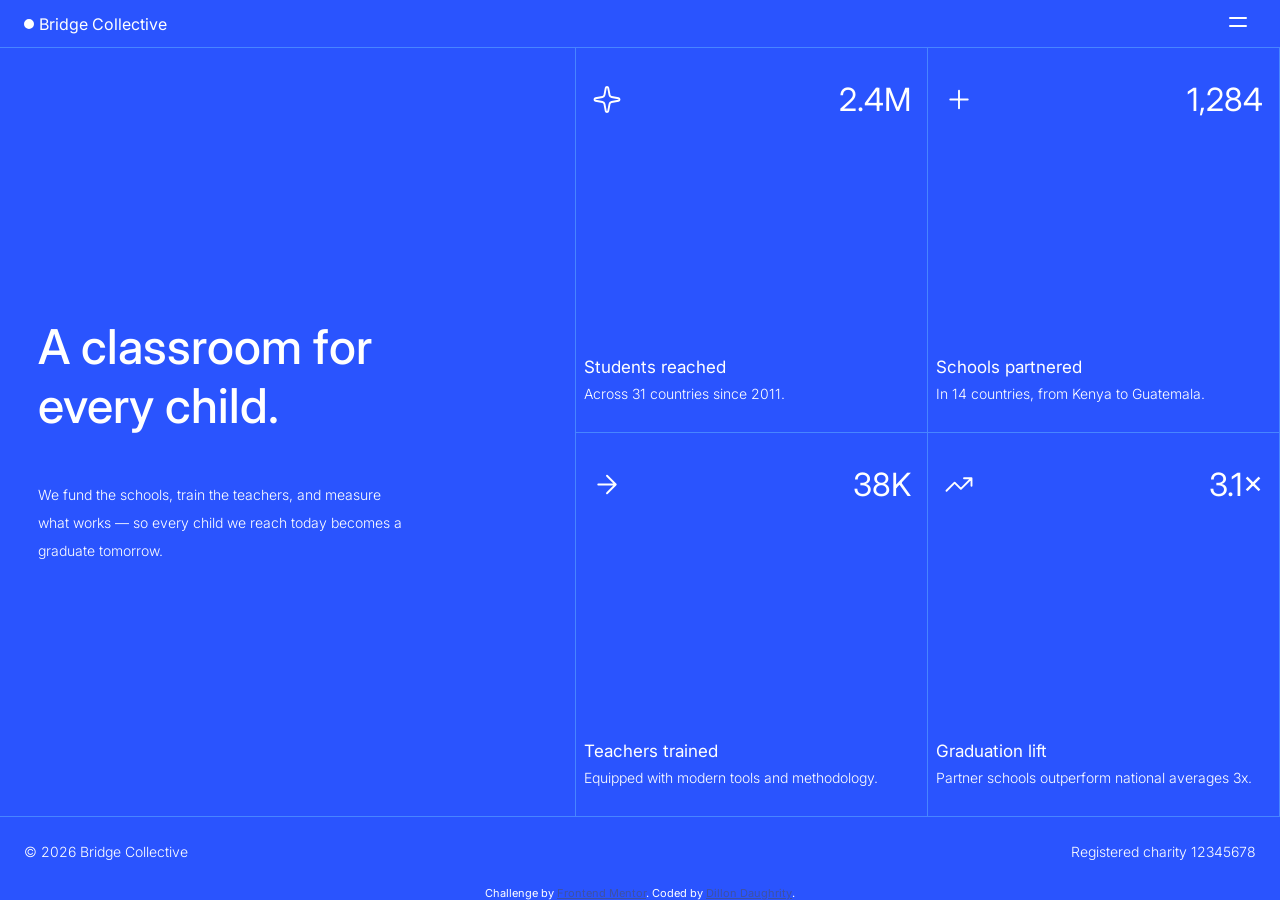
<file: flex/index.html>
<!doctype html>
<html lang="en">
  <head>
    <meta charset="UTF-8" />
    <meta name="viewport" content="width=device-width, initial-scale=1.0" />
    <!-- displays site properly based on user's device -->

    <link
      rel="icon"
      type="image/png"
      sizes="32x32"
      href="../assets/images/favicon-32x32.png"
    />

    <title>Frontend Mentor | Grid landing page</title>

    <link rel="stylesheet" href="styles.css" />

    <!-- Feel free to remove these styles or customise in your own stylesheet 👍 -->
    <style>
      .attribution {
        font-size: 11px;
        text-align: center;
      }
      .attribution a {
        color: hsl(228, 45%, 44%);
      }
    </style>

    <link rel="preconnect" href="https://fonts.googleapis.com" />
    <link rel="preconnect" href="https://fonts.gstatic.com" crossorigin />
    <link
      href="https://fonts.googleapis.com/css2?family=Inter:ital,opsz,wght@0,14..32,100..900;1,14..32,100..900&display=swap"
      rel="stylesheet"
    />
  </head>
  <body>
    <div class="page">
      <!-- Nav -->
      <header>
        <span><div class="circle"></div><a href="#"> Bridge Collective </a></span>

        <nav>
          <button
            type="button"
            class="hamburger-button"
            popovertarget="nav-menu"
            popovertargetaction="toggle"
          >
            <img src="../assets/images/icon-menu.svg" alt="" />
          </button>

          <button type="button" class="close-button">
            <img src="../assets/images/icon-close.svg" alt="" />
          </button>

          <!-- Menu panel — hidden until the hamburger is activated -->
          <div id="nav-menu" popover>
            <ul>
              <li><a href="">About</a></li>
              <li><a href="">Our Work</a></li>
              <li><a href="">Partners</a></li>
              <li><a href="">Annual Report</a></li>
              <li><a href="">Donate</a></li>
            </ul>
          </div>
        </nav>
      </header>

      <main>
        <!-- Hero -->
        <div class="left">
          <h1>A classroom for every child.</h1>

          <p>
            We fund the schools, train the teachers, and measure what works — so
            every child we reach today becomes a graduate tomorrow.
          </p>
        </div>

        <!-- Stats -->
        <div class="right">
          <div class="stat-box">
            <div class="stat-top">
              <img src="../assets/images/icon-sparkle.svg" alt="" />
              <p class="number">2.4M</p>
            </div>

            <div class="stat-bottom">
              <h2>Students reached</h2>
              <p>Across 31 countries since 2011.</p>
            </div>
          </div>

          <div class="stat-box">
            <div class="stat-top">
              <img src="../assets/images/icon-plus.svg" alt="" />
              <p class="number">1,284</p>
            </div>

            <div class="stat-bottom">
              <h2>Schools partnered</h2>
              <p>In 14 countries, from Kenya to Guatemala.</p>
            </div>
          </div>

          <div class="stat-box">
            <div class="stat-top">
              <img src="../assets/images/icon-arrow-right.svg" alt="" />
              <p class="number">38K</p>
            </div>

            <div class="stat-bottom">
              <h2>Teachers trained</h2>
              <p>Equipped with modern tools and methodology.</p>
            </div>
          </div>

          <div class="stat-box">
            <div class="stat-top">
              <img src="../assets/images/icon-trending-up.svg" alt="" />
              <p class="number">3.1×</p>
            </div>

            <div class="stat-bottom">
              <h2>Graduation lift</h2>
              <p>Partner schools outperform national averages 3x.</p>
            </div>
          </div>
        </div>
      </main>

      <!-- Footer -->

      <footer>
        <a href="#">© 2026 Bridge Collective</a>
        <p>Registered charity 12345678</p>
      </footer>

      <div class="attribution">
        Challenge by
        <a href="https://www.frontendmentor.io?ref=challenge">Frontend Mentor</a>. 
        Coded by <a href="#">Dillon Daughrity</a>.
      </div>
    </div>
  </body>
</html>
</file>
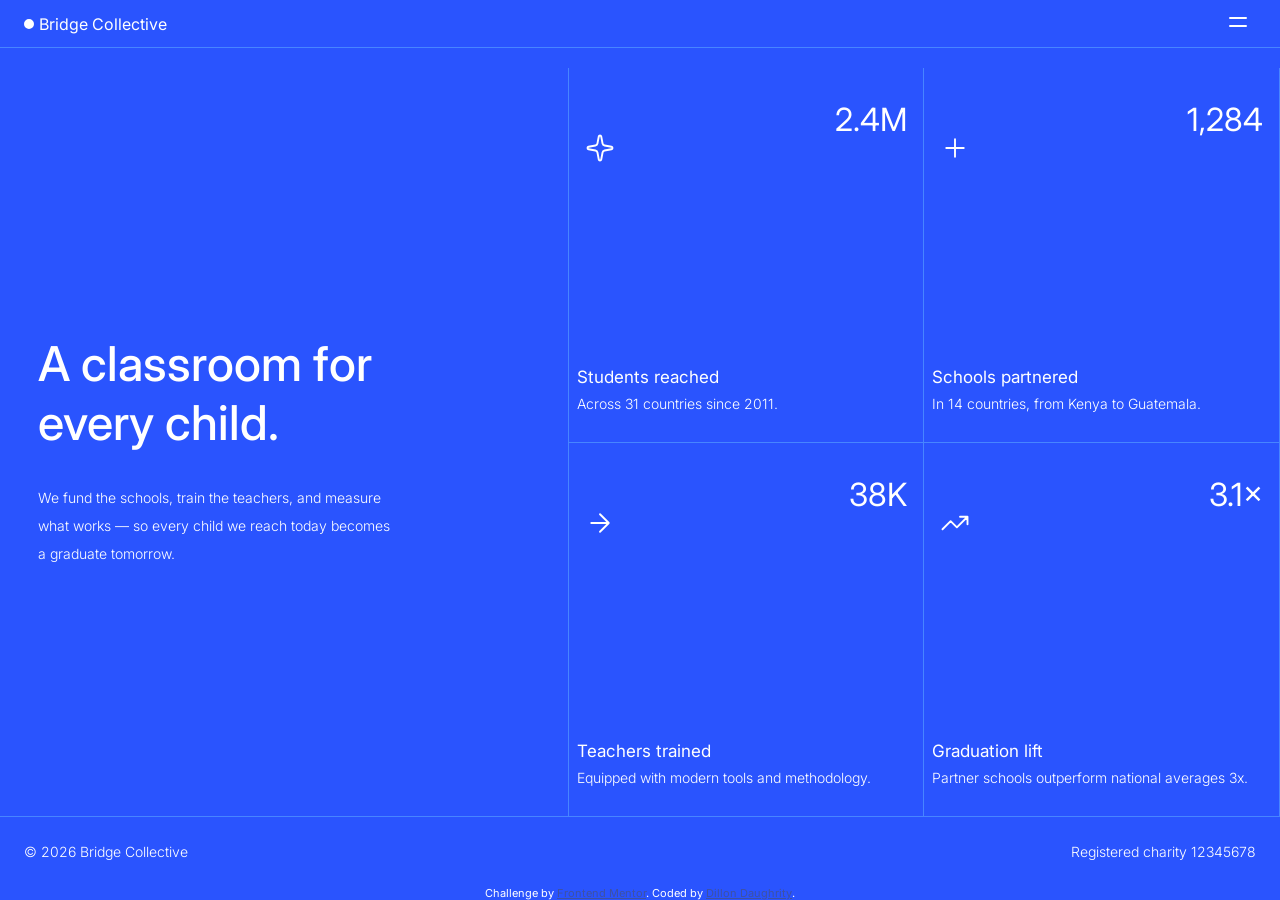
<file: grid/index.html>
<!doctype html>
<html lang="en">
  <head>
    <meta charset="UTF-8" />
    <meta name="viewport" content="width=device-width, initial-scale=1.0" />
    <!-- displays site properly based on user's device -->

    <link
      rel="icon"
      type="image/png"
      sizes="32x32"
      href="../assets/images/favicon-32x32.png"
    />

    <title>Frontend Mentor | Grid landing page</title>

    <link rel="stylesheet" href="styles.css" />

    <!-- Feel free to remove these styles or customise in your own stylesheet 👍 -->
    <style>
      .attribution {
        font-size: 11px;
        text-align: center;
      }
      .attribution a {
        color: hsl(228, 45%, 44%);
      }
    </style>

    <link rel="preconnect" href="https://fonts.googleapis.com" />
    <link rel="preconnect" href="https://fonts.gstatic.com" crossorigin />
    <link
      href="https://fonts.googleapis.com/css2?family=Inter:ital,opsz,wght@0,14..32,100..900;1,14..32,100..900&display=swap"
      rel="stylesheet"
    />
  </head>
  <body>
    <div class="page">
      <!-- Nav -->
      <header>
        <span><div class="circle"></div><a href="#"> Bridge Collective </a></span>

        <nav>
          <button
            type="button"
            class="hamburger-button"
            popovertarget="nav-menu"
            popovertargetaction="toggle"
          >
            <img src="../assets/images/icon-menu.svg" alt="" />
          </button>

          <button type="button" class="close-button">
            <img src="../assets/images/icon-close.svg" alt="" />
          </button>

          <!-- Menu panel — hidden until the hamburger is activated -->
          <div id="nav-menu" popover>
            <ul>
              <li><a href="">About</a></li>
              <li><a href="">Our Work</a></li>
              <li><a href="">Partners</a></li>
              <li><a href="">Annual Report</a></li>
              <li><a href="">Donate</a></li>
            </ul>
          </div>
        </nav>
      </header>

      <main>
        <!-- Hero -->
        <div class="left">
          <div>
            <h1>A classroom for every child.</h1>

            <p>
              We fund the schools, train the teachers, and measure what works — so
              every child we reach today becomes a graduate tomorrow.
            </p>
          </div>
        </div>

        <!-- Stats -->
        <div class="right">
          <div class="stat-box">
            <div class="stat-top">
              <img src="../assets/images/icon-sparkle.svg" alt="" />
              <p class="number">2.4M</p>
            </div>

            <div class="stat-bottom">
              <h2>Students reached</h2>
              <p>Across 31 countries since 2011.</p>
            </div>
          </div>

          <div class="stat-box">
            <div class="stat-top">
              <img src="../assets/images/icon-plus.svg" alt="" />
              <p class="number">1,284</p>
            </div>

            <div class="stat-bottom">
              <h2>Schools partnered</h2>
              <p>In 14 countries, from Kenya to Guatemala.</p>
            </div>
          </div>

          <div class="stat-box">
            <div class="stat-top">
              <img src="../assets/images/icon-arrow-right.svg" alt="" />
              <p class="number">38K</p>
            </div>

            <div class="stat-bottom">
              <h2>Teachers trained</h2>
              <p>Equipped with modern tools and methodology.</p>
            </div>
          </div>

          <div class="stat-box">
            <div class="stat-top">
              <img src="../assets/images/icon-trending-up.svg" alt="" />
              <p class="number">3.1×</p>
            </div>

            <div class="stat-bottom">
              <h2>Graduation lift</h2>
              <p>Partner schools outperform national averages 3x.</p>
            </div>
          </div>
        </div>
      </main>

      <!-- Footer -->

      <footer>
        <a href="#">© 2026 Bridge Collective</a>
        <p>Registered charity 12345678</p>
      </footer>

      <div class="attribution">
        Challenge by
        <a href="https://www.frontendmentor.io?ref=challenge">Frontend Mentor</a>. 
        Coded by <a href="#">Dillon Daughrity</a>.
      </div>
    </div>
  </body>
</html>
</file>
<file: flex/styles.css>
* {
  box-sizing: border-box;
  color: white;
  font-family: "Inter", sans-serif;
}

html,
body {
  margin: 0;
  padding: 0;
  height: 100%;
  background-color: hsl(228, 99%, 58%);
}

body header {
  background-color: hsl(228, 99%, 58%);
}

body #nav-menu {
  background-color: hsl(228, 99%, 58%);
}

.hamburger-button {
  cursor: pointer;
  background-color: hsl(228, 99%, 58%);
  border: 0;
}

header :has(#nav-menu:popover-open) .hamburger-button {
  display: none;
}

.close-button {
  cursor: pointer;
  display: none;
  background-color: hsl(228, 99%, 58%);
  border: 0;
}

header :has(#nav-menu:popover-open) .close-button {
  display: block;
}

.circle {
  height: 1px;
  width: 1px;
  border: 5px solid white;
  border-radius: 50%;
}

#nav-menu {
  font-weight: 600;
  font-size: 2rem;
  text-align: right;
  position: fixed;
  left: auto;
  right: 0;
  border: none;
  min-height: 100vh;
  margin-top: 3rem;
  min-width: 28vw;
}

#nav-menu ul {
  display: flex;
  margin: 0;
  padding: 5rem 1.5rem 1.5rem;
  flex-direction: column;
  gap: 1rem;
  list-style: none;
  width: 300px;
}

#nav-menu ul li a:hover {
  text-decoration: underline;
}

#nav-menu::backdrop {
  margin-top: 3rem;
  background: rgb(0 0 0 / 0.25);
}

.page {
  display: flex;
  flex-direction: column;
  min-height: 100vh;
}

header {
  position: sticky;
  top: 0;
  height: 3rem;
  padding: 12px 24px;
  display: flex;
  justify-content: space-between;
  align-items: center;
  flex-grow: 0;
  border-bottom: 1px solid hsl(220, 100%, 64%);
}

header span {
  display: flex;
  align-items: center;
  gap: 5px;
}

header a {
  text-decoration: none;
}

main {
  display: flex;
  flex-grow: 1;
}

main .left {
  display: flex;
  flex-direction: column;
  justify-content: center;
  width: 45%;
  padding-left: 3vw;
  padding-right: 13vw;
  border-right: 1px solid hsl(220, 100%, 64%);
  border-bottom: 1px solid hsl(220, 100%, 64%);;
}

.left h1 {
  font-size: 3rem;
  font-weight: 500;
}

.left p {
  font-size: 14px;
  font-weight: 300;
  line-height: 2;
}

main .right {
  display: flex;
  flex-wrap: wrap;
  width: 55%;
}

.stat-box {
  width: 50%;
  display: flex;
  flex-direction: column;
  justify-content: space-between;
  border-right: 1px solid hsl(220, 100%, 64%);
  border-bottom: 1px solid hsl(220, 100%, 64%);
}

.stat-box:hover {
  cursor: pointer;
  background-color: hsl(228, 100%, 60%);
}

.stat-top {
  padding-inline: 1rem;
  display: flex;
  justify-content: space-between;
}

.stat-top img {
  width: 30px;
}

.number {
  font-weight: 400;
  font-size: 2rem;
}

.stat-bottom {
  padding-inline: 8px;
  padding-bottom: 1rem;
}

.stat-bottom h2 {
  font-size: 17px;
  font-weight: 400;
  margin-bottom: 4px;
}

.stat-bottom p {
  font-size: 14px;
  font-weight: 300;
  margin-top: 8px;
}

footer {
  display: flex;
  justify-content: space-between;
  align-items: center;
  padding: 12px 24px;
  flex-grow: 0;
  font-weight: 300;
  font-size: 14px;
}

footer a {
  text-decoration: none;
}

@media screen and (max-width: 750px) {
  #nav-menu {
    width: 100%;
    min-height: auto;
    height: 400px;
    justify-items: center;
    text-align: center;
    font-weight: 500;
  }

  main {
    display: flex;
    flex-direction: column;
  }

  main .left {
    padding-inline: 2rem;
    width: 100%;
    height: 70vh;
    border-right: 0px;
  }

  main .right {
    width: 100%;
  }

  .stat-box {
    width: 100%;
    height: 70vh;
    border-right: 0px;
  }

  .stat-top img {
    width: 45px;
  }

  .number {
    font-size: 2rem;
  }

  .stat-bottom h2 {
    font-size: 1.5rem;
  }

  .stat-bottom p {
    font-size: 1rem;
  }

  footer {
    padding-block: 2rem;
    flex-direction: column;
    gap: 8px;
  }
}
</file>
<file: grid/styles.css>
* {
  box-sizing: border-box;
  color: white;
  font-family: "Inter", sans-serif;
}

html,
body {
  margin: 0;
  padding: 0;
  height: 100%;
  background-color: hsl(228, 99%, 58%);
}

body header {
  background-color: hsl(228, 99%, 58%);
}

body #nav-menu {
  background-color: hsl(228, 99%, 58%);
}

.hamburger-button {
  cursor: pointer;
  background-color: hsl(228, 99%, 58%);
  border: 0;
}

header :has(#nav-menu:popover-open) .hamburger-button {
  display: none;
}

.close-button {
  cursor: pointer;
  display: none;
  background-color: hsl(228, 99%, 58%);
  border: 0;
}

header :has(#nav-menu:popover-open) .close-button {
  display: block;
}

.circle {
  height: 1px;
  width: 1px;
  border: 5px solid white;
  border-radius: 50%;
}

#nav-menu {
  font-weight: 600;
  font-size: 2rem;
  text-align: right;
  position: fixed;
  left: auto;
  right: 0;
  border: none;
  min-height: 100vh;
  margin-top: 3rem;
  min-width: 28vw;
}

#nav-menu ul {
  display: grid;
  margin: 0;
  padding: 5rem 1.5rem 1.5rem;
  gap: 1rem;
  list-style: none;
  width: 300px;
}

#nav-menu ul li a:hover {
  text-decoration: underline;
}

#nav-menu::backdrop {
  margin-top: 3rem;
  background: rgb(0 0 0 / 0.25);
}

.page {
  display: grid;
  grid-template-rows: 1fr 11fr 1fr;
  height: 100vh;
}

header {
  display: flex;
  justify-content: space-between;
  align-items: center;
  position: sticky;
  top: 0;
  height: 3rem;
  padding: 12px 24px;
  border-bottom: 1px solid hsl(220, 100%, 64%);
}

header span {
  display: flex;
  align-items: center;
  gap: 5px;
}

header a {
  text-decoration: none;
}

main {
  display: grid;
  grid-template-columns: 4fr 5fr;
  max-height: 100%;
}

main .left {
  display: grid;
  align-items: center;
  padding-left: 3vw;
  padding-right: 13vw;
  border-right: 1px solid hsl(220, 100%, 64%);
  border-bottom: 1px solid hsl(220, 100%, 64%);;
}

.left h1 {
  font-size: 3rem;
  font-weight: 500;
}

.left p {
  font-size: 14px;
  font-weight: 300;
  line-height: 2;
}

main .right {
  display: grid;
  grid-template-columns: 1fr 1fr;
  grid-template-rows: 1fr 1fr;
}

.stat-box {
  display: grid;
  grid-template-rows: 3fr 4fr;
  border-right: 1px solid hsl(220, 100%, 64%);
  border-bottom: 1px solid hsl(220, 100%, 64%);
}

.stat-box:hover {
  cursor: pointer;
  background-color: hsl(228, 100%, 60%);
}

.stat-top {
  padding-inline: 1rem;
  display: flex;
  justify-content: space-between;
}

.stat-top img {
  width: 30px;
}

.number {
  font-weight: 400;
  font-size: 2rem;
}

.stat-bottom {
  display: flex;
  flex-direction: column;
  padding-inline: 8px;
  padding-bottom: 1rem;
  justify-content: flex-end;
}

.stat-bottom h2 {
  font-size: 17px;
  font-weight: 400;
  margin-bottom: 4px;
}

.stat-bottom p {
  font-size: 14px;
  font-weight: 300;
  margin-top: 4px;
}

footer {
  display: flex;
  justify-content: space-between;
  align-items: center;
  padding: 12px 24px;
  font-weight: 300;
  font-size: 14px;
}

footer a {
  text-decoration: none;
}

footer p {
  text-align: right;
}

@media screen and (max-width: 750px) {
  #nav-menu {
    width: 100%;
    min-height: auto;
    height: 400px;
    justify-items: center;
    text-align: center;
    font-weight: 500;
  }

  .page {
    grid-template-rows: 1fr;
    height: auto;
  }
   
  main {
    display: grid;
    grid-template-columns: 1fr;
    grid-template-rows: 1fr;
  }

  main .left {
    padding-inline: 2rem;
    width: 100%;
    height: 70vh;
    border-right: 0px;
  }

  main .right {
    grid-template-columns: 1fr;
  }

  .stat-box {
    height: 70vh;
    border-right: 0px;
  }

  .stat-top {
    align-items: flex-start;
    padding-top: 2rem;
  }

  .stat-top img {
    width: 45px;
  }

  .number {
    font-size: 2rem;
    margin-top: 0;
  }

  .stat-bottom h2 {
    font-size: 1.5rem;
  }

  .stat-bottom p {
    font-size: 1rem;
  }

  footer {
    padding-block: 2rem;
    flex-direction: column;
    gap: 8px;
  }
}
</file>
